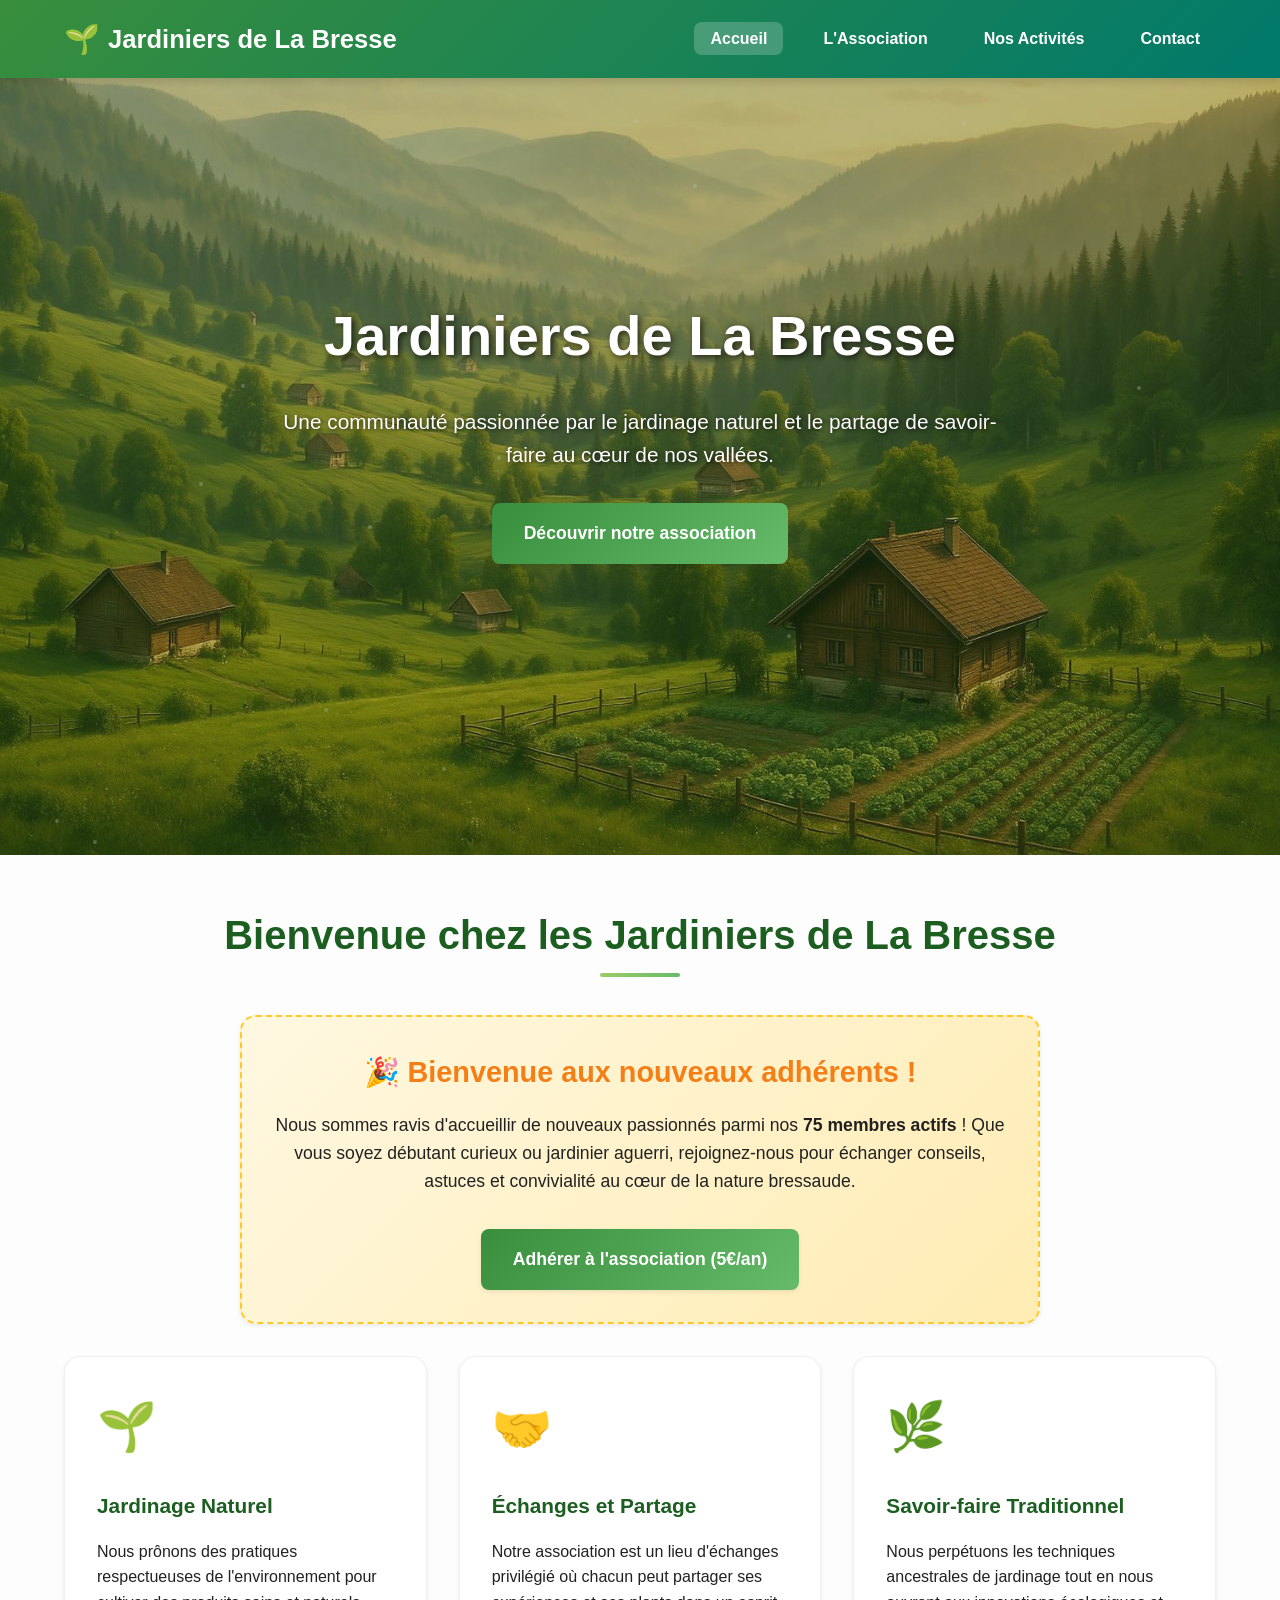
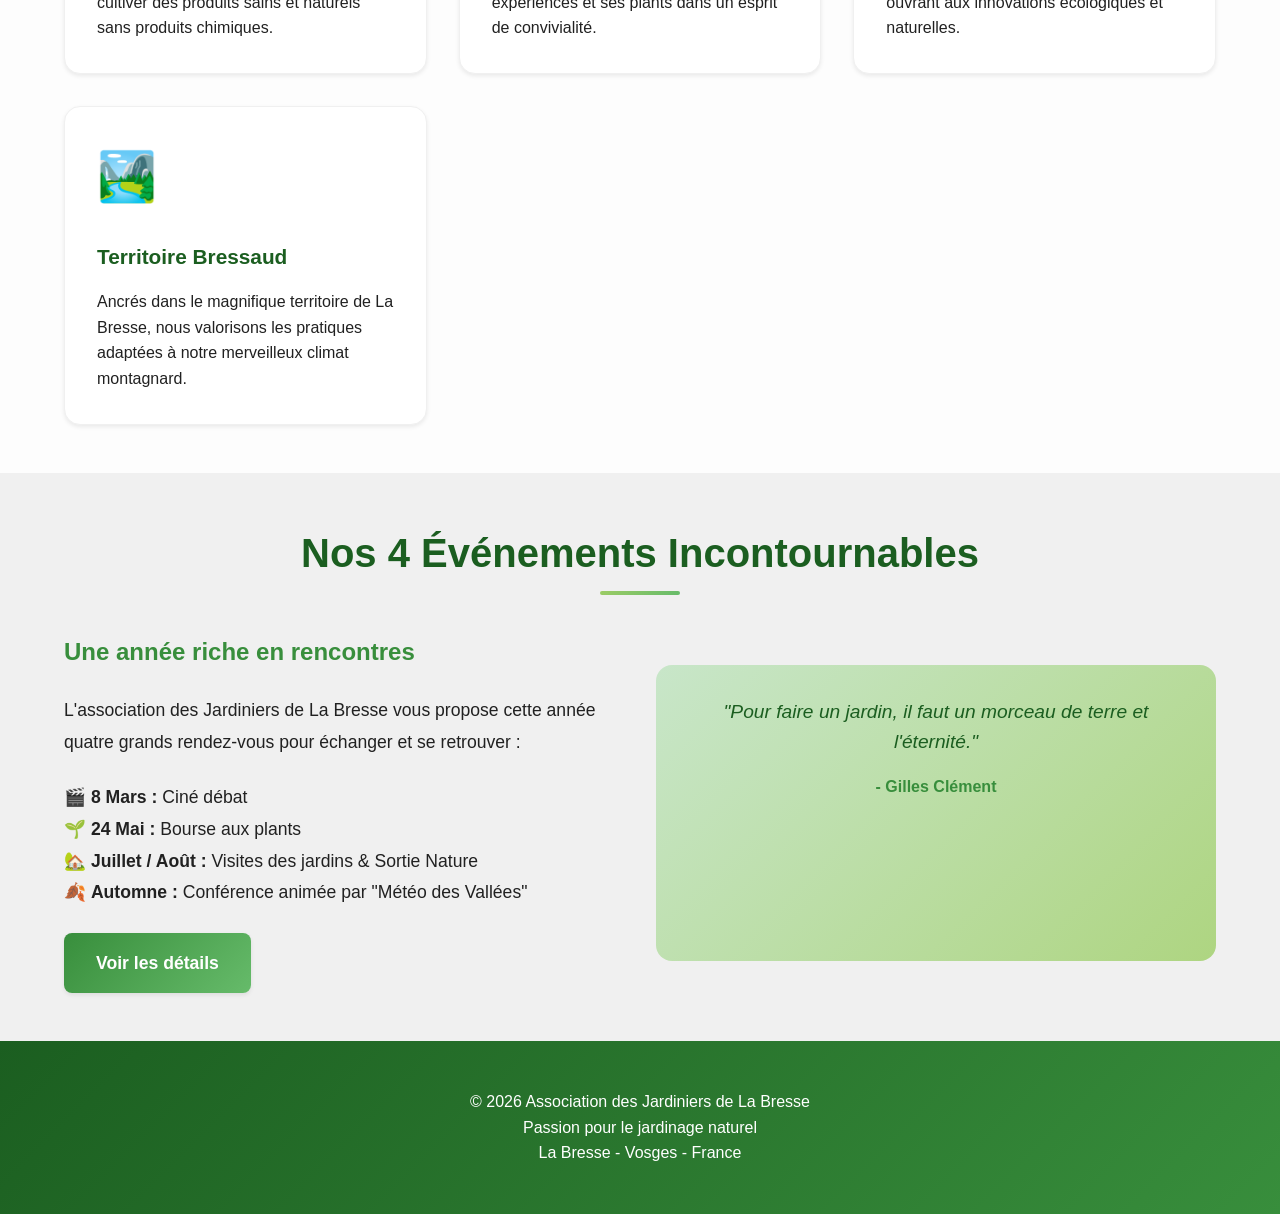
<file: index.html>
<!doctype html>
<html lang="fr">
  <head>
    <meta charset="UTF-8" />
    <meta name="viewport" content="width=device-width, initial-scale=1.0" />
    <title>Jardiniers de La Bresse - Accueil</title>
    <link rel="stylesheet" href="css/styles.css" />
  </head>
  <body>
    <nav class="navbar">
      <div class="nav-container">
        <a href="index.html" class="logo">Jardiniers de La Bresse</a>
        <ul class="nav-menu">
          <li><a href="index.html" class="nav-link active">Accueil</a></li>
          <li><a href="association.html" class="nav-link">L'Association</a></li>
          <li><a href="activites.html" class="nav-link">Nos Activités</a></li>
          <li><a href="contact.html" class="nav-link">Contact</a></li>
        </ul>
        <button class="nav-toggle" onclick="toggleMenu()">☰</button>
      </div>
    </nav>

    <section
      class="hero"
      style="
        background: url(&quot;images/hero-bresse.jpg&quot;);
        background-size: cover;
        background-position: center;
        height: 95vh;
      "
    >
      <div class="hero-content">
        <h1>Jardiniers de La Bresse</h1>
        <p class="subtitle">
          Une communauté passionnée par le jardinage naturel et le partage de
          savoir-faire au cœur de nos vallées.
        </p>
        <a href="association.html" class="btn btn-primary"
          >Découvrir notre association</a
        >
      </div>
    </section>

    <section class="section">
      <div class="container">
        <h2 class="section-title">
          Bienvenue chez les Jardiniers de La Bresse
        </h2>

        <div class="bienvenue-adherents">
          <h3>🎉 Bienvenue aux nouveaux adhérents !</h3>
          <p>
            Nous sommes ravis d'accueillir de nouveaux passionnés parmi nos
            <strong>75 membres actifs</strong> ! Que vous soyez débutant curieux
            ou jardinier aguerri, rejoignez-nous pour échanger conseils, astuces
            et convivialité au cœur de la nature bressaude.
          </p>
          <a
            href="contact.html"
            class="btn btn-primary"
            style="margin-top: 10px"
            >Adhérer à l'association (5€/an)</a
          >
        </div>

        <div class="grid grid-2">
          <div class="card">
            <div class="card-icon">🌱</div>
            <h3>Jardinage Naturel</h3>
            <p>
              Nous prônons des pratiques respectueuses de l'environnement pour
              cultiver des produits sains et naturels sans produits chimiques.
            </p>
          </div>
          <div class="card">
            <div class="card-icon">🤝</div>
            <h3>Échanges et Partage</h3>
            <p>
              Notre association est un lieu d'échanges privilégié où chacun peut
              partager ses expériences et ses plants dans un esprit de
              convivialité.
            </p>
          </div>
          <div class="card">
            <div class="card-icon">🌿</div>
            <h3>Savoir-faire Traditionnel</h3>
            <p>
              Nous perpétuons les techniques ancestrales de jardinage tout en
              nous ouvrant aux innovations écologiques et naturelles.
            </p>
          </div>
          <div class="card">
            <div class="card-icon">🏞️</div>
            <h3>Territoire Bressaud</h3>
            <p>
              Ancrés dans le magnifique territoire de La Bresse, nous valorisons
              les pratiques adaptées à notre merveilleux climat montagnard.
            </p>
          </div>
        </div>
      </div>
    </section>

    <section class="section" style="background: var(--color-gris-clair)">
      <div class="container">
        <h2 class="section-title">Nos 4 Événements Incontournables</h2>
        <div class="grid grid-2">
          <div>
            <h3
              style="
                color: var(--color-vert-principal);
                font-size: 1.5rem;
                margin-bottom: var(--spacing-md);
              "
            >
              Une année riche en rencontres
            </h3>
            <p
              style="
                font-size: 1.1rem;
                line-height: 1.8;
                margin-bottom: var(--spacing-md);
              "
            >
              L'association des Jardiniers de La Bresse vous propose cette année
              quatre grands rendez-vous pour échanger et se retrouver :
            </p>
            <ul
              style="
                list-style: none;
                padding: 0;
                font-size: 1.1rem;
                line-height: 1.8;
                margin-bottom: var(--spacing-md);
              "
            >
              <li>🎬 <strong>8 Mars :</strong> Ciné débat</li>
              <li>🌱 <strong>24 Mai :</strong> Bourse aux plants</li>
              <li>
                🏡 <strong>Juillet / Août :</strong> Visites des jardins &
                Sortie Nature
              </li>
              <li>
                🍂 <strong>Automne :</strong> Conférence animée par "Météo des
                Vallées"
              </li>
            </ul>
            <a href="activites.html" class="btn btn-primary"
              >Voir les détails</a
            >
          </div>
          <div class="citation">
            <p class="citation-text">
              "Pour faire un jardin, il faut un morceau de terre et l'éternité."
            </p>
            <p class="citation-author">- Gilles Clément</p>
          </div>
        </div>
      </div>
    </section>

    <footer class="footer">
      <div class="container">
        <p>&copy; 2026 Association des Jardiniers de La Bresse</p>
        <p>Passion pour le jardinage naturel</p>
        <p>La Bresse - Vosges - France</p>
      </div>
    </footer>

    <script src="js/script.js"></script>
  </body>
</html>
</file>
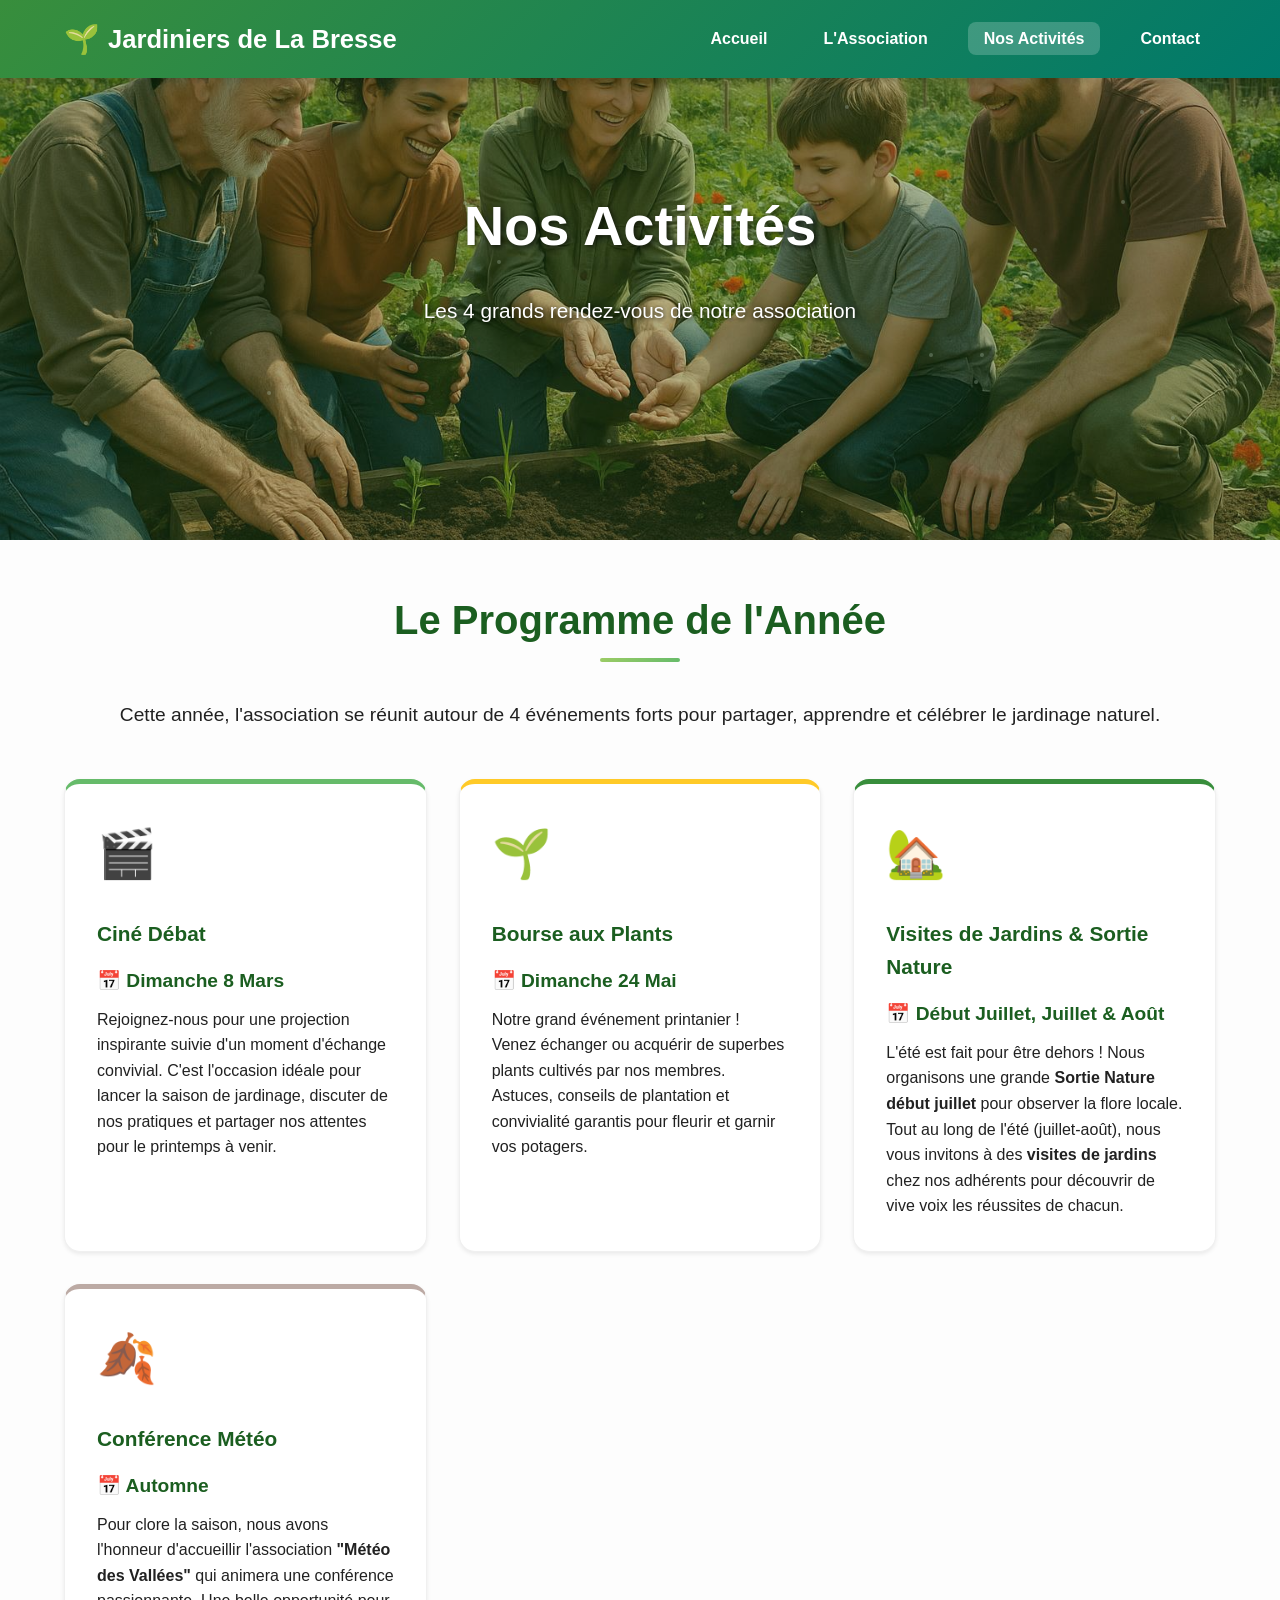
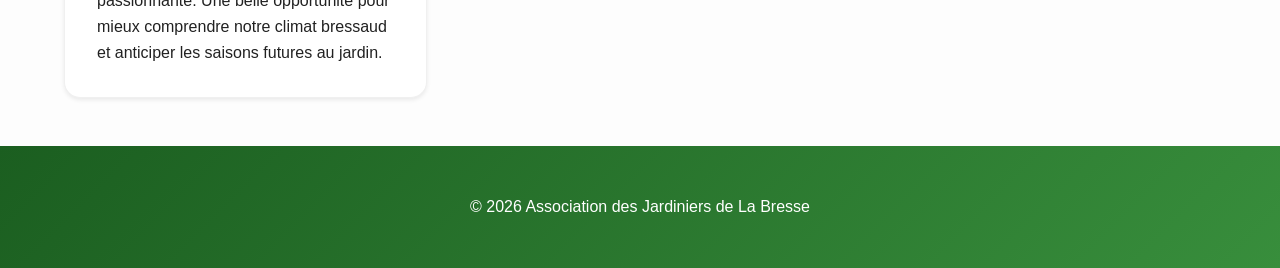
<file: activites.html>
<!doctype html>
<html lang="fr">
  <head>
    <meta charset="UTF-8" />
    <meta name="viewport" content="width=device-width, initial-scale=1.0" />
    <title>Nos Activités - Jardiniers de La Bresse</title>
    <link rel="stylesheet" href="css/styles.css" />
  </head>
  <body>
    <nav class="navbar">
      <div class="nav-container">
        <a href="index.html" class="logo">Jardiniers de La Bresse</a>
        <ul class="nav-menu">
          <li><a href="index.html" class="nav-link">Accueil</a></li>
          <li><a href="association.html" class="nav-link">L'Association</a></li>
          <li>
            <a href="activites.html" class="nav-link active">Nos Activités</a>
          </li>
          <li><a href="contact.html" class="nav-link">Contact</a></li>
        </ul>
        <button class="nav-toggle" onclick="toggleMenu()">☰</button>
      </div>
    </nav>

    <section
      class="hero"
      style="
        height: 60vh;
        background: url(&quot;images/activites-jardinage.jpg&quot;);
        background-size: cover;
        background-position: center;
      "
    >
      <div class="hero-content">
        <h1>Nos Activités</h1>
        <p class="subtitle">Les 4 grands rendez-vous de notre association</p>
      </div>
    </section>

    <section class="section">
      <div class="container">
        <h2 class="section-title">Le Programme de l'Année</h2>
        <p
          style="
            text-align: center;
            font-size: 1.2rem;
            margin-bottom: var(--spacing-xl);
          "
        >
          Cette année, l'association se réunit autour de 4 événements forts pour
          partager, apprendre et célébrer le jardinage naturel.
        </p>

        <div class="grid grid-2">
          <div
            class="card"
            style="border-top: 5px solid var(--color-vert-clair)"
          >
            <div class="card-icon">🎬</div>
            <h3>Ciné Débat</h3>
            <p
              style="
                color: var(--color-vert-fonce);
                font-weight: bold;
                font-size: 1.2rem;
                margin-bottom: 10px;
              "
            >
              📅 Dimanche 8 Mars
            </p>
            <p>
              Rejoignez-nous pour une projection inspirante suivie d'un moment
              d'échange convivial. C'est l'occasion idéale pour lancer la saison
              de jardinage, discuter de nos pratiques et partager nos attentes
              pour le printemps à venir.
            </p>
          </div>

          <div class="card" style="border-top: 5px solid var(--color-soleil)">
            <div class="card-icon">🌱</div>
            <h3>Bourse aux Plants</h3>
            <p
              style="
                color: var(--color-vert-fonce);
                font-weight: bold;
                font-size: 1.2rem;
                margin-bottom: 10px;
              "
            >
              📅 Dimanche 24 Mai
            </p>
            <p>
              Notre grand événement printanier ! Venez échanger ou acquérir de
              superbes plants cultivés par nos membres. Astuces, conseils de
              plantation et convivialité garantis pour fleurir et garnir vos
              potagers.
            </p>
          </div>

          <div
            class="card"
            style="border-top: 5px solid var(--color-vert-principal)"
          >
            <div class="card-icon">🏡</div>
            <h3>Visites de Jardins & Sortie Nature</h3>
            <p
              style="
                color: var(--color-vert-fonce);
                font-weight: bold;
                font-size: 1.2rem;
                margin-bottom: 10px;
              "
            >
              📅 Début Juillet, Juillet & Août
            </p>
            <p>
              L'été est fait pour être dehors ! Nous organisons une grande
              <strong>Sortie Nature début juillet</strong> pour observer la
              flore locale. Tout au long de l'été (juillet-août), nous vous
              invitons à des <strong>visites de jardins</strong> chez nos
              adhérents pour découvrir de vive voix les réussites de chacun.
            </p>
          </div>

          <div
            class="card"
            style="border-top: 5px solid var(--color-terre-clair)"
          >
            <div class="card-icon">🍂</div>
            <h3>Conférence Météo</h3>
            <p
              style="
                color: var(--color-vert-fonce);
                font-weight: bold;
                font-size: 1.2rem;
                margin-bottom: 10px;
              "
            >
              📅 Automne
            </p>
            <p>
              Pour clore la saison, nous avons l'honneur d'accueillir
              l'association <strong>"Météo des Vallées"</strong> qui animera une
              conférence passionnante. Une belle opportunité pour mieux
              comprendre notre climat bressaud et anticiper les saisons futures
              au jardin.
            </p>
          </div>
        </div>
      </div>
    </section>

    <footer class="footer">
      <div class="container">
        <p>&copy; 2026 Association des Jardiniers de La Bresse</p>
      </div>
    </footer>
    <script src="js/script.js"></script>
  </body>
</html>
</file>
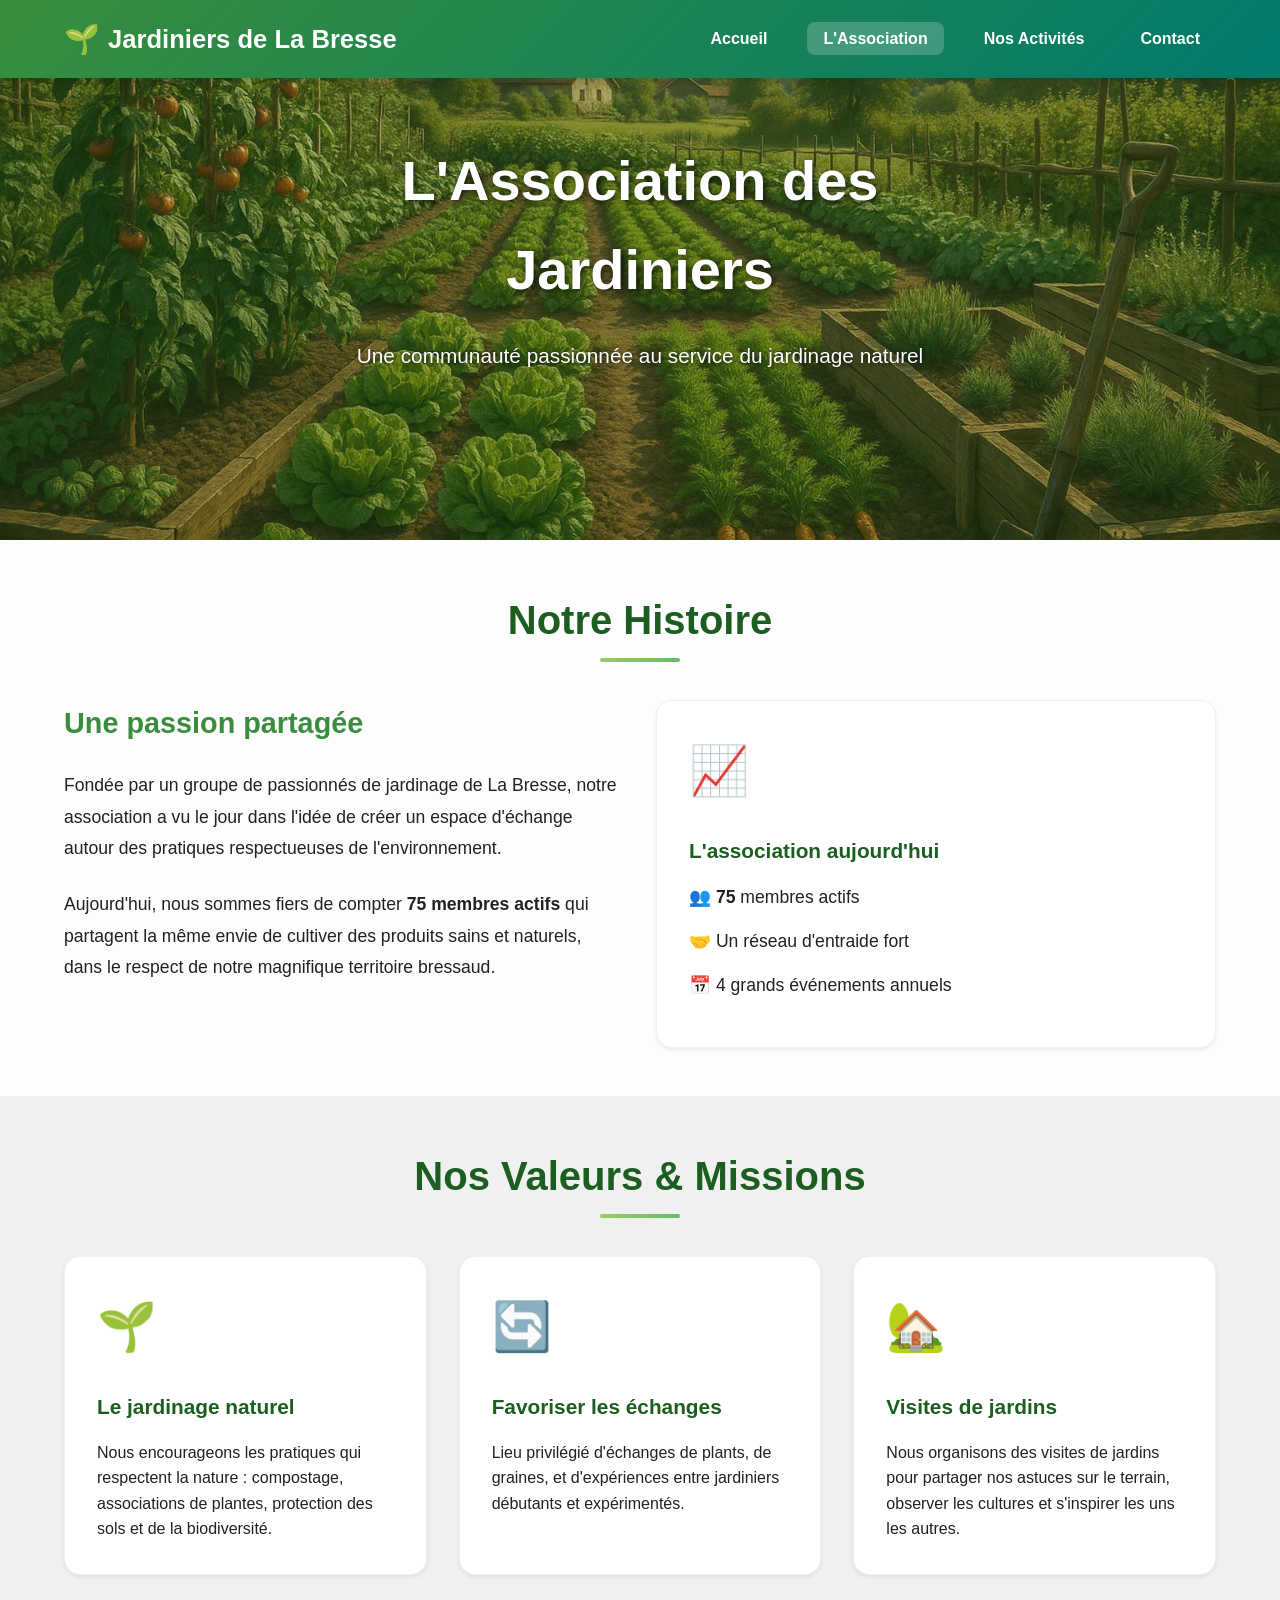
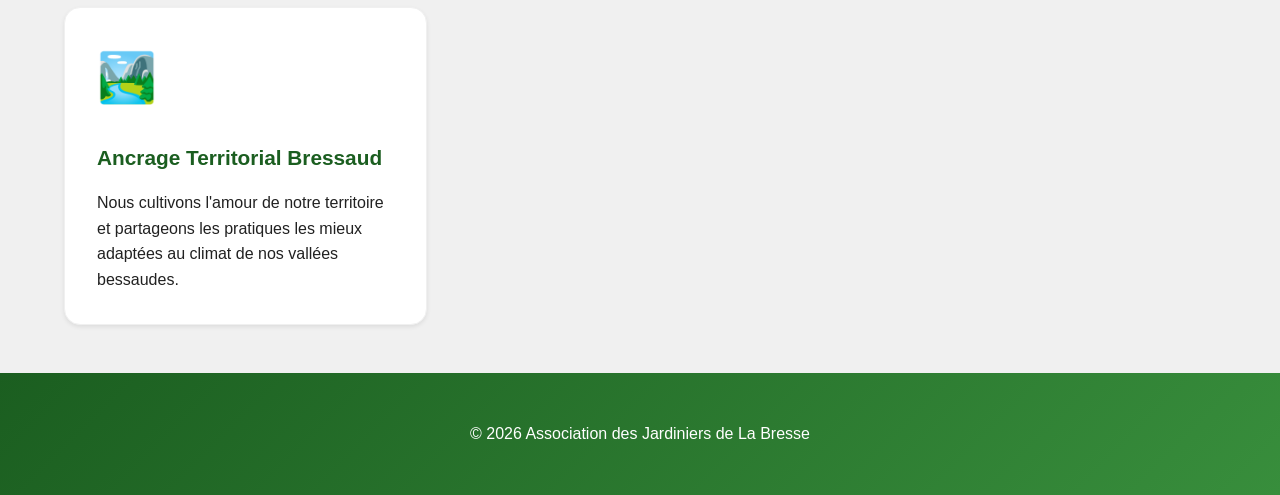
<file: association.html>
<!doctype html>
<html lang="fr">
  <head>
    <meta charset="UTF-8" />
    <meta name="viewport" content="width=device-width, initial-scale=1.0" />
    <title>L'Association - Jardiniers de La Bresse</title>
    <link rel="stylesheet" href="css/styles.css" />
  </head>
  <body>
    <nav class="navbar">
      <div class="nav-container">
        <a href="index.html" class="logo">Jardiniers de La Bresse</a>
        <ul class="nav-menu">
          <li><a href="index.html" class="nav-link">Accueil</a></li>
          <li>
            <a href="association.html" class="nav-link active">L'Association</a>
          </li>
          <li><a href="activites.html" class="nav-link">Nos Activités</a></li>
          <li><a href="contact.html" class="nav-link">Contact</a></li>
        </ul>
        <button class="nav-toggle" onclick="toggleMenu()">☰</button>
      </div>
    </nav>

    <section
      class="hero"
      style="
        height: 60vh;
        background: url(&quot;images/jardin-bresse.jpg&quot;);
        background-size: cover;
        background-position: center;
      "
    >
      <div class="hero-content">
        <h1>L'Association des Jardiniers</h1>
        <p class="subtitle">
          Une communauté passionnée au service du jardinage naturel
        </p>
      </div>
    </section>

    <section class="section">
      <div class="container">
        <h2 class="section-title">Notre Histoire</h2>
        <div class="grid grid-2">
          <div>
            <h3
              style="
                color: var(--color-vert-principal);
                font-size: 1.8rem;
                margin-bottom: var(--spacing-md);
              "
            >
              Une passion partagée
            </h3>
            <p
              style="
                font-size: 1.1rem;
                line-height: 1.8;
                margin-bottom: var(--spacing-md);
              "
            >
              Fondée par un groupe de passionnés de jardinage de La Bresse,
              notre association a vu le jour dans l'idée de créer un espace
              d'échange autour des pratiques respectueuses de l'environnement.
            </p>
            <p style="font-size: 1.1rem; line-height: 1.8">
              Aujourd'hui, nous sommes fiers de compter
              <strong>75 membres actifs</strong> qui partagent la même envie de
              cultiver des produits sains et naturels, dans le respect de notre
              magnifique territoire bressaud.
            </p>
          </div>
          <div class="card">
            <div class="card-icon">📈</div>
            <h3>L'association aujourd'hui</h3>
            <ul style="list-style: none; padding: 0; font-size: 1.1rem">
              <li style="margin-bottom: var(--spacing-sm)">
                👥 <strong>75</strong> membres actifs
              </li>
              <li style="margin-bottom: var(--spacing-sm)">
                🤝 Un réseau d'entraide fort
              </li>
              <li style="margin-bottom: var(--spacing-sm)">
                📅 4 grands événements annuels
              </li>
            </ul>
          </div>
        </div>
      </div>
    </section>

    <section class="section" style="background: var(--color-gris-clair)">
      <div class="container">
        <h2 class="section-title">Nos Valeurs & Missions</h2>
        <div class="grid grid-2">
          <div class="card">
            <div class="card-icon">🌱</div>
            <h3>Le jardinage naturel</h3>
            <p>
              Nous encourageons les pratiques qui respectent la nature :
              compostage, associations de plantes, protection des sols et de la
              biodiversité.
            </p>
          </div>
          <div class="card">
            <div class="card-icon">🔄</div>
            <h3>Favoriser les échanges</h3>
            <p>
              Lieu privilégié d'échanges de plants, de graines, et d'expériences
              entre jardiniers débutants et expérimentés.
            </p>
          </div>
          <div class="card">
            <div class="card-icon">🏡</div>
            <h3>Visites de jardins</h3>
            <p>
              Nous organisons des visites de jardins pour partager nos astuces
              sur le terrain, observer les cultures et s'inspirer les uns les
              autres.
            </p>
          </div>
          <div class="card">
            <div class="card-icon">🏞️</div>
            <h3>Ancrage Territorial Bressaud</h3>
            <p>
              Nous cultivons l'amour de notre territoire et partageons les
              pratiques les mieux adaptées au climat de nos vallées bessaudes.
            </p>
          </div>
        </div>
      </div>
    </section>

    <footer class="footer">
      <div class="container">
        <p>&copy; 2026 Association des Jardiniers de La Bresse</p>
      </div>
    </footer>
    <script src="js/script.js"></script>
  </body>
</html>
</file>
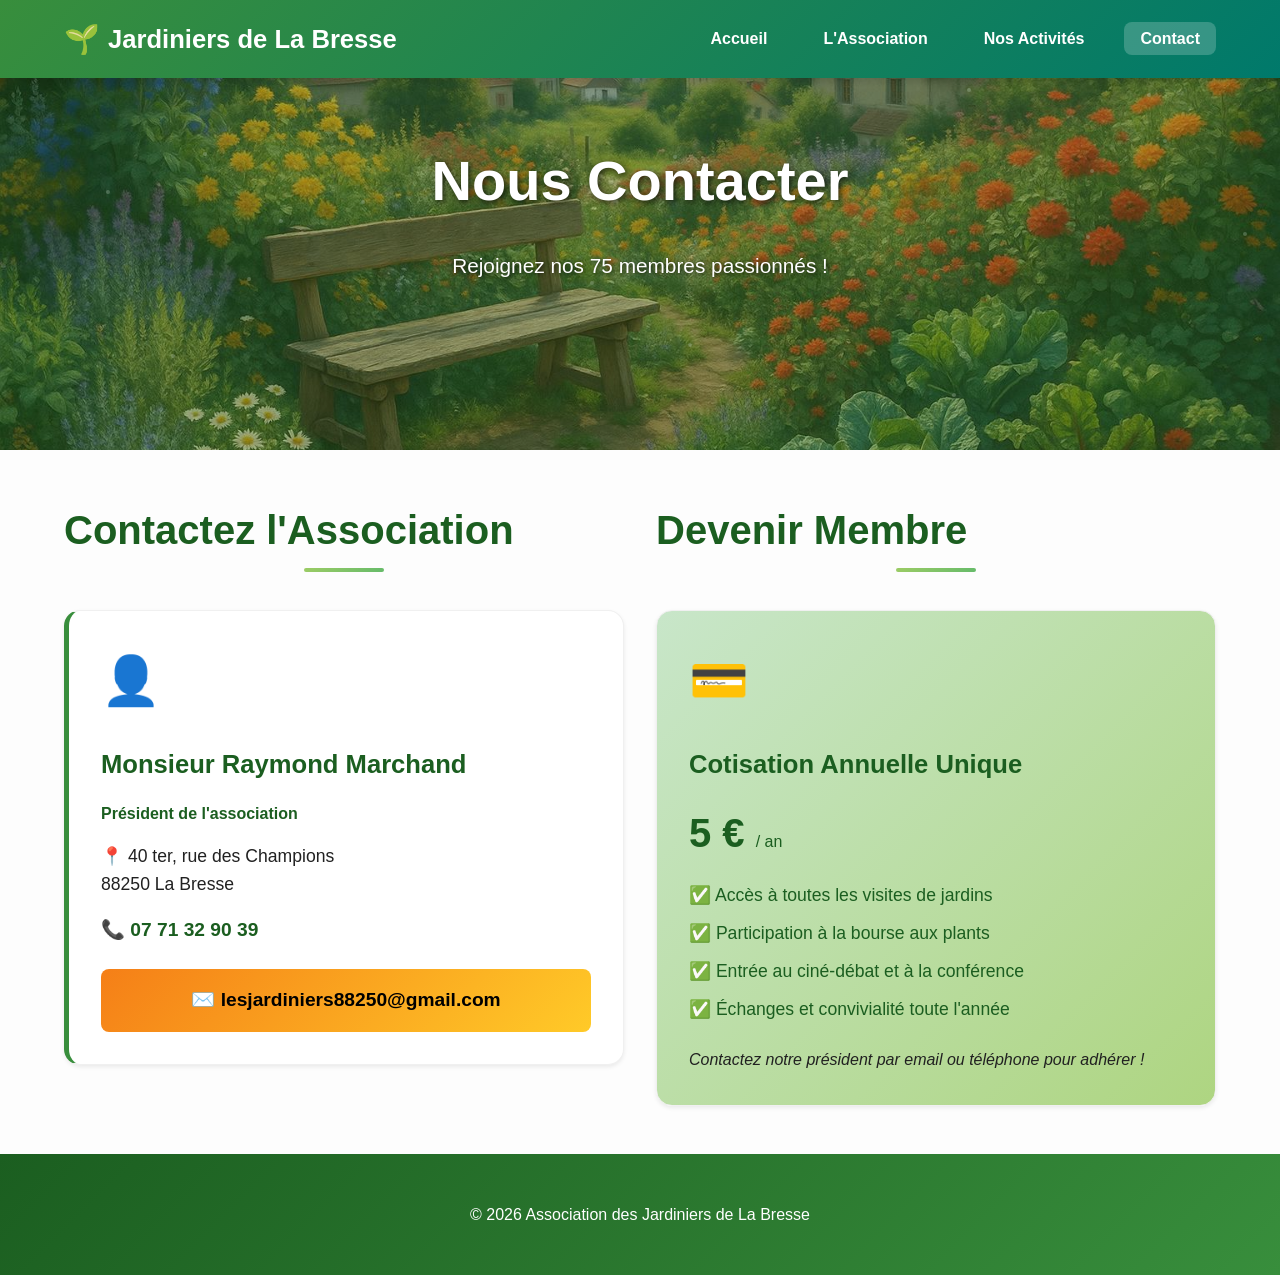
<file: contact.html>
<!doctype html>
<html lang="fr">
  <head>
    <meta charset="UTF-8" />
    <meta name="viewport" content="width=device-width, initial-scale=1.0" />
    <title>Contact - Jardiniers de La Bresse</title>
    <link rel="stylesheet" href="css/styles.css" />
  </head>
  <body>
    <nav class="navbar">
      <div class="nav-container">
        <a href="index.html" class="logo">Jardiniers de La Bresse</a>
        <ul class="nav-menu">
          <li><a href="index.html" class="nav-link">Accueil</a></li>
          <li><a href="association.html" class="nav-link">L'Association</a></li>
          <li><a href="activites.html" class="nav-link">Nos Activités</a></li>
          <li><a href="contact.html" class="nav-link active">Contact</a></li>
        </ul>
        <button class="nav-toggle" onclick="toggleMenu()">☰</button>
      </div>
    </nav>

    <section
      class="hero"
      style="
        height: 50vh;
        background: url(&quot;images/contact-jardin.jpg&quot;);
        background-size: cover;
        background-position: center;
      "
    >
      <div class="hero-content">
        <h1>Nous Contacter</h1>
        <p class="subtitle">Rejoignez nos 75 membres passionnés !</p>
      </div>
    </section>

    <section class="section">
      <div class="container">
        <div class="grid grid-2">
          <div>
            <h2 class="section-title" style="text-align: left">
              Contactez l'Association
            </h2>
            <div
              class="card"
              style="border-left: 5px solid var(--color-vert-principal)"
            >
              <div class="card-icon">👤</div>
              <h3 style="font-size: 1.6rem">Monsieur Raymond Marchand</h3>
              <p
                style="
                  color: var(--color-vert-fonce);
                  font-weight: bold;
                  margin-bottom: 5px;
                "
              >
                Président de l'association
              </p>

              <p style="font-size: 1.1rem; margin-top: var(--spacing-sm)">
                📍 40 ter, rue des Champions<br />
                88250 La Bresse
              </p>

              <p
                style="
                  font-size: 1.2rem;
                  font-weight: bold;
                  color: var(--color-vert-fonce);
                  margin-top: var(--spacing-sm);
                "
              >
                📞 07 71 32 90 39
              </p>

              <a
                href="mailto:lesjardiniers88250@gmail.com"
                class="btn btn-email"
              >
                ✉️ lesjardiniers88250@gmail.com
              </a>
            </div>
          </div>

          <div>
            <h2 class="section-title" style="text-align: left">
              Devenir Membre
            </h2>
            <div
              class="card"
              style="
                background: linear-gradient(
                  135deg,
                  var(--color-vert-tendre),
                  var(--color-ciel)
                );
              "
            >
              <div class="card-icon">💳</div>
              <h3 style="font-size: 1.6rem">Cotisation Annuelle Unique</h3>
              <p
                style="
                  font-size: 2.5rem;
                  color: var(--color-vert-fonce);
                  font-weight: bold;
                  margin: var(--spacing-sm) 0;
                "
              >
                5 €
                <span style="font-size: 1rem; font-weight: normal">/ an</span>
              </p>
              <ul
                style="
                  list-style: none;
                  padding: 0;
                  font-size: 1.1rem;
                  color: var(--color-vert-fonce);
                "
              >
                <li style="margin-bottom: 10px">
                  ✅ Accès à toutes les visites de jardins
                </li>
                <li style="margin-bottom: 10px">
                  ✅ Participation à la bourse aux plants
                </li>
                <li style="margin-bottom: 10px">
                  ✅ Entrée au ciné-débat et à la conférence
                </li>
                <li>✅ Échanges et convivialité toute l'année</li>
              </ul>
              <p style="margin-top: var(--spacing-md); font-style: italic">
                Contactez notre président par email ou téléphone pour adhérer !
              </p>
            </div>
          </div>
        </div>
      </div>
    </section>

    <footer class="footer">
      <div class="container">
        <p>&copy; 2026 Association des Jardiniers de La Bresse</p>
      </div>
    </footer>
    <script src="js/script.js"></script>
  </body>
</html>
</file>
<file: css/styles.css>
/* Variables CSS pour la palette de couleurs vertes naturelles (Éclaircies et contrastées) */
:root {
  /* Couleurs principales - Tons verts plus clairs et lumineux */
  --color-vert-principal: #388e3c; /* Vert plus clair et vif */
  --color-vert-clair: #66bb6a;
  --color-vert-fonce: #1b5e20;
  --color-vert-sauge: #9ccc65;
  --color-vert-tendre: #c8e6c9;
  --color-vert-emeraude: #00796b;

  /* Couleurs complémentaires */
  --color-terre: #8d6e63;
  --color-terre-clair: #bcaaa4;
  --color-soleil: #ffca28; /* Jaune plus lumineux */
  --color-ciel: #aed581;

  /* Couleurs neutres (Contraste amélioré) */
  --color-blanc: #ffffff;
  --color-blanc-casse: #fdfdfd;
  --color-gris-clair: #f0f0f0;
  --color-gris: #757575;
  --color-gris-fonce: #212121; /* Noir plus profond pour la lisibilité */
  --color-noir: #000000;

  /* Espacements */
  --spacing-xs: 0.5rem;
  --spacing-sm: 1rem;
  --spacing-md: 1.5rem;
  --spacing-lg: 2rem;
  --spacing-xl: 3rem;
  --spacing-xxl: 4rem;

  /* Bordures */
  --border-radius: 8px;
  --border-radius-lg: 16px;

  /* Ombres */
  --shadow-sm: 0 2px 4px rgba(0, 0, 0, 0.08);
  --shadow-md: 0 4px 8px rgba(0, 0, 0, 0.12);
  --shadow-lg: 0 8px 16px rgba(0, 0, 0, 0.15);
}

/* Reset et base */
* {
  margin: 0;
  padding: 0;
  box-sizing: border-box;
}

body {
  font-family: "Segoe UI", Tahoma, Geneva, Verdana, sans-serif;
  line-height: 1.6;
  color: var(--color-gris-fonce); /* Meilleur contraste */
  background-color: var(--color-blanc-casse);
}

/* Navigation */
.navbar {
  background: linear-gradient(
    135deg,
    var(--color-vert-principal),
    var(--color-vert-emeraude)
  );
  padding: var(--spacing-sm) 0;
  position: fixed;
  top: 0;
  width: 100%;
  z-index: 1000;
  box-shadow: var(--shadow-md);
  backdrop-filter: blur(10px);
}

.nav-container {
  max-width: 1200px;
  margin: 0 auto;
  padding: 0 var(--spacing-md);
  display: flex;
  justify-content: space-between;
  align-items: center;
}

.logo {
  font-size: 1.6rem;
  font-weight: bold;
  color: var(--color-blanc);
  text-decoration: none;
  display: flex;
  align-items: center;
  gap: var(--spacing-xs);
}

.logo::before {
  content: "🌱";
  font-size: 1.8rem;
}

.nav-menu {
  display: flex;
  list-style: none;
  gap: var(--spacing-md);
}

.nav-link {
  color: var(--color-blanc);
  text-decoration: none;
  font-weight: 600;
  padding: var(--spacing-xs) var(--spacing-sm);
  border-radius: var(--border-radius);
  transition: all 0.3s ease;
  position: relative;
  overflow: hidden;
}

.nav-link:hover,
.nav-link.active {
  background: rgba(255, 255, 255, 0.2);
  transform: translateY(-2px);
}

/* Menu mobile */
.nav-toggle {
  display: none;
  background: none;
  border: none;
  color: var(--color-blanc);
  font-size: 1.5rem;
  cursor: pointer;
}

/* Hero sections */
.hero {
  display: flex;
  align-items: center;
  justify-content: center;
  text-align: center;
  color: var(--color-blanc);
  position: relative;
  overflow: hidden;
}

.hero::before {
  content: "";
  position: absolute;
  top: 0;
  left: 0;
  right: 0;
  bottom: 0;
  background: rgba(
    27,
    94,
    32,
    0.3
  ); /* Couche assombrie légèrement pour faire ressortir le texte blanc */
  z-index: 1;
}

.hero-content {
  position: relative;
  z-index: 2;
  max-width: 800px;
  padding: 0 var(--spacing-md);
}

.hero h1 {
  font-size: 3.5rem;
  margin-bottom: var(--spacing-md);
  text-shadow: 2px 2px 6px rgba(0, 0, 0, 0.7);
}

.hero .subtitle {
  font-size: 1.3rem;
  margin-bottom: var(--spacing-lg);
  text-shadow: 1px 1px 4px rgba(0, 0, 0, 0.7);
  font-weight: 500;
}

/* Encart Bienvenue Nouveaux Adhérents */
.bienvenue-adherents {
  background: linear-gradient(135deg, #fff8e1, #ffecb3);
  border: 2px dashed var(--color-soleil);
  padding: var(--spacing-lg);
  border-radius: var(--border-radius-lg);
  text-align: center;
  margin: var(--spacing-lg) auto;
  max-width: 800px;
  box-shadow: var(--shadow-sm);
  transition: transform 0.3s ease;
}

.bienvenue-adherents:hover {
  transform: scale(1.02);
  box-shadow: var(--shadow-md);
}

.bienvenue-adherents h3 {
  color: #f57f17;
  font-size: 1.8rem;
  margin-bottom: var(--spacing-sm);
}

.bienvenue-adherents p {
  font-size: 1.1rem;
  color: var(--color-gris-fonce);
  margin-bottom: var(--spacing-md);
}

/* Sections */
.section {
  padding: var(--spacing-xl) 0;
}
.container {
  max-width: 1200px;
  margin: 0 auto;
  padding: 0 var(--spacing-md);
}

.section-title {
  text-align: center;
  font-size: 2.5rem;
  color: var(--color-vert-fonce);
  margin-bottom: var(--spacing-xl);
  position: relative;
}

.section-title::after {
  content: "";
  position: absolute;
  bottom: -10px;
  left: 50%;
  transform: translateX(-50%);
  width: 80px;
  height: 4px;
  background: linear-gradient(
    135deg,
    var(--color-vert-sauge),
    var(--color-vert-clair)
  );
  border-radius: 2px;
}

/* Grilles et cartes */
.grid {
  display: grid;
  gap: var(--spacing-lg);
}
.grid-2 {
  grid-template-columns: repeat(auto-fit, minmax(300px, 1fr));
}
.grid-3 {
  grid-template-columns: repeat(auto-fit, minmax(250px, 1fr));
}

.card {
  background: var(--color-blanc);
  border-radius: var(--border-radius-lg);
  padding: var(--spacing-lg);
  box-shadow: var(--shadow-sm);
  transition: all 0.3s ease;
  border: 1px solid var(--color-gris-clair);
}

.card:hover {
  transform: translateY(-5px);
  box-shadow: var(--shadow-md);
  border-color: var(--color-vert-clair);
}

.card-icon {
  font-size: 3rem;
  margin-bottom: var(--spacing-md);
  color: var(--color-vert-principal);
}

.card h3 {
  color: var(--color-vert-fonce);
  margin-bottom: var(--spacing-sm);
  font-size: 1.3rem;
}

/* Citations */
.citation {
  background: linear-gradient(
    135deg,
    var(--color-vert-tendre),
    var(--color-ciel)
  );
  padding: var(--spacing-lg);
  border-radius: var(--border-radius-lg);
  margin: var(--spacing-lg) 0;
  text-align: center;
  position: relative;
}

.citation-text {
  font-size: 1.2rem;
  font-style: italic;
  color: var(--color-vert-fonce);
  margin-bottom: var(--spacing-sm);
}

.citation-author {
  font-weight: bold;
  color: var(--color-vert-principal);
}

/* Boutons */
.btn {
  display: inline-block;
  padding: var(--spacing-sm) var(--spacing-lg);
  border-radius: var(--border-radius);
  text-decoration: none;
  font-weight: 600;
  transition: all 0.3s ease;
  cursor: pointer;
  border: none;
  font-size: 1.1rem;
  text-align: center;
}

.btn-primary {
  background: linear-gradient(
    135deg,
    var(--color-vert-principal),
    var(--color-vert-clair)
  );
  color: var(--color-blanc);
  box-shadow: var(--shadow-sm);
}

.btn-primary:hover {
  transform: translateY(-2px);
  box-shadow: var(--shadow-md);
  background: linear-gradient(
    135deg,
    var(--color-vert-clair),
    var(--color-vert-sauge)
  );
}

.btn-email {
  background: linear-gradient(135deg, #f57f17, var(--color-soleil));
  color: var(--color-noir);
  font-size: 1.2rem;
  display: inline-flex;
  align-items: center;
  justify-content: center;
  gap: 10px;
  width: 100%;
  margin-top: var(--spacing-md);
}

.btn-email:hover {
  background: linear-gradient(135deg, var(--color-soleil), #f57f17);
  color: var(--color-noir);
}

/* Footer */
.footer {
  background: linear-gradient(
    135deg,
    var(--color-vert-fonce),
    var(--color-vert-principal)
  );
  color: var(--color-blanc);
  text-align: center;
  padding: var(--spacing-xl) 0;
}

@media (max-width: 768px) {
  .nav-toggle {
    display: block;
  }
  .nav-menu {
    position: fixed;
    top: 70px;
    left: -100%;
    width: 100%;
    height: calc(100vh - 70px);
    background: var(--color-vert-principal);
    flex-direction: column;
    padding-top: var(--spacing-xl);
    transition: left 0.3s ease;
  }
  .nav-menu.active {
    left: 0;
  }
  .grid-2,
  .grid-3 {
    grid-template-columns: 1fr;
  }
}
</file>
